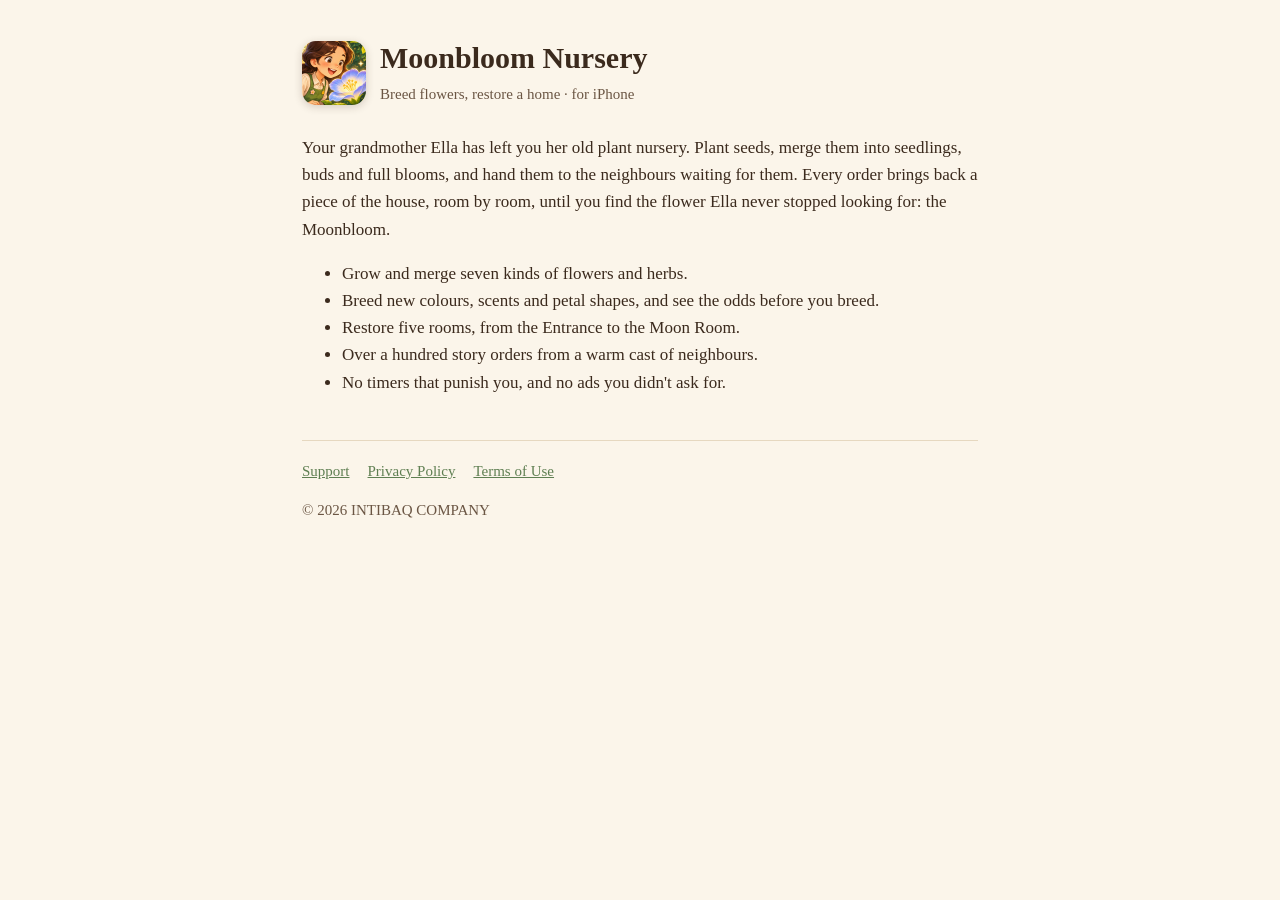
<file: index.html>
<!doctype html>
<html lang="en">
<head>
<meta charset="utf-8">
<meta name="viewport" content="width=device-width, initial-scale=1">
<title>Moonbloom Nursery</title>
<meta name="description" content="A cosy merge and flower-breeding game: restore your grandmother's old nursery, room by room.">
<link rel="stylesheet" href="style.css">
</head>
<body>
<main>
<header><img src="icon.png" alt="Moonbloom Nursery icon"><div><h1>Moonbloom Nursery</h1><div class="muted">Breed flowers, restore a home · for iPhone</div></div></header>

<p>Your grandmother Ella has left you her old plant nursery. Plant seeds, merge them into seedlings, buds and full blooms, and hand them to the neighbours waiting for them. Every order brings back a piece of the house, room by room, until you find the flower Ella never stopped looking for: the Moonbloom.</p>

<ul>
<li>Grow and merge seven kinds of flowers and herbs.</li>
<li>Breed new colours, scents and petal shapes, and see the odds before you breed.</li>
<li>Restore five rooms, from the Entrance to the Moon Room.</li>
<li>Over a hundred story orders from a warm cast of neighbours.</li>
<li>No timers that punish you, and no ads you didn't ask for.</li>
</ul>

<nav><a href="support.html">Support</a><a href="privacy.html">Privacy Policy</a><a href="terms.html">Terms of Use</a></nav>
<p class="muted">© 2026 INTIBAQ COMPANY</p>
</main>
</body>
</html>
</file>
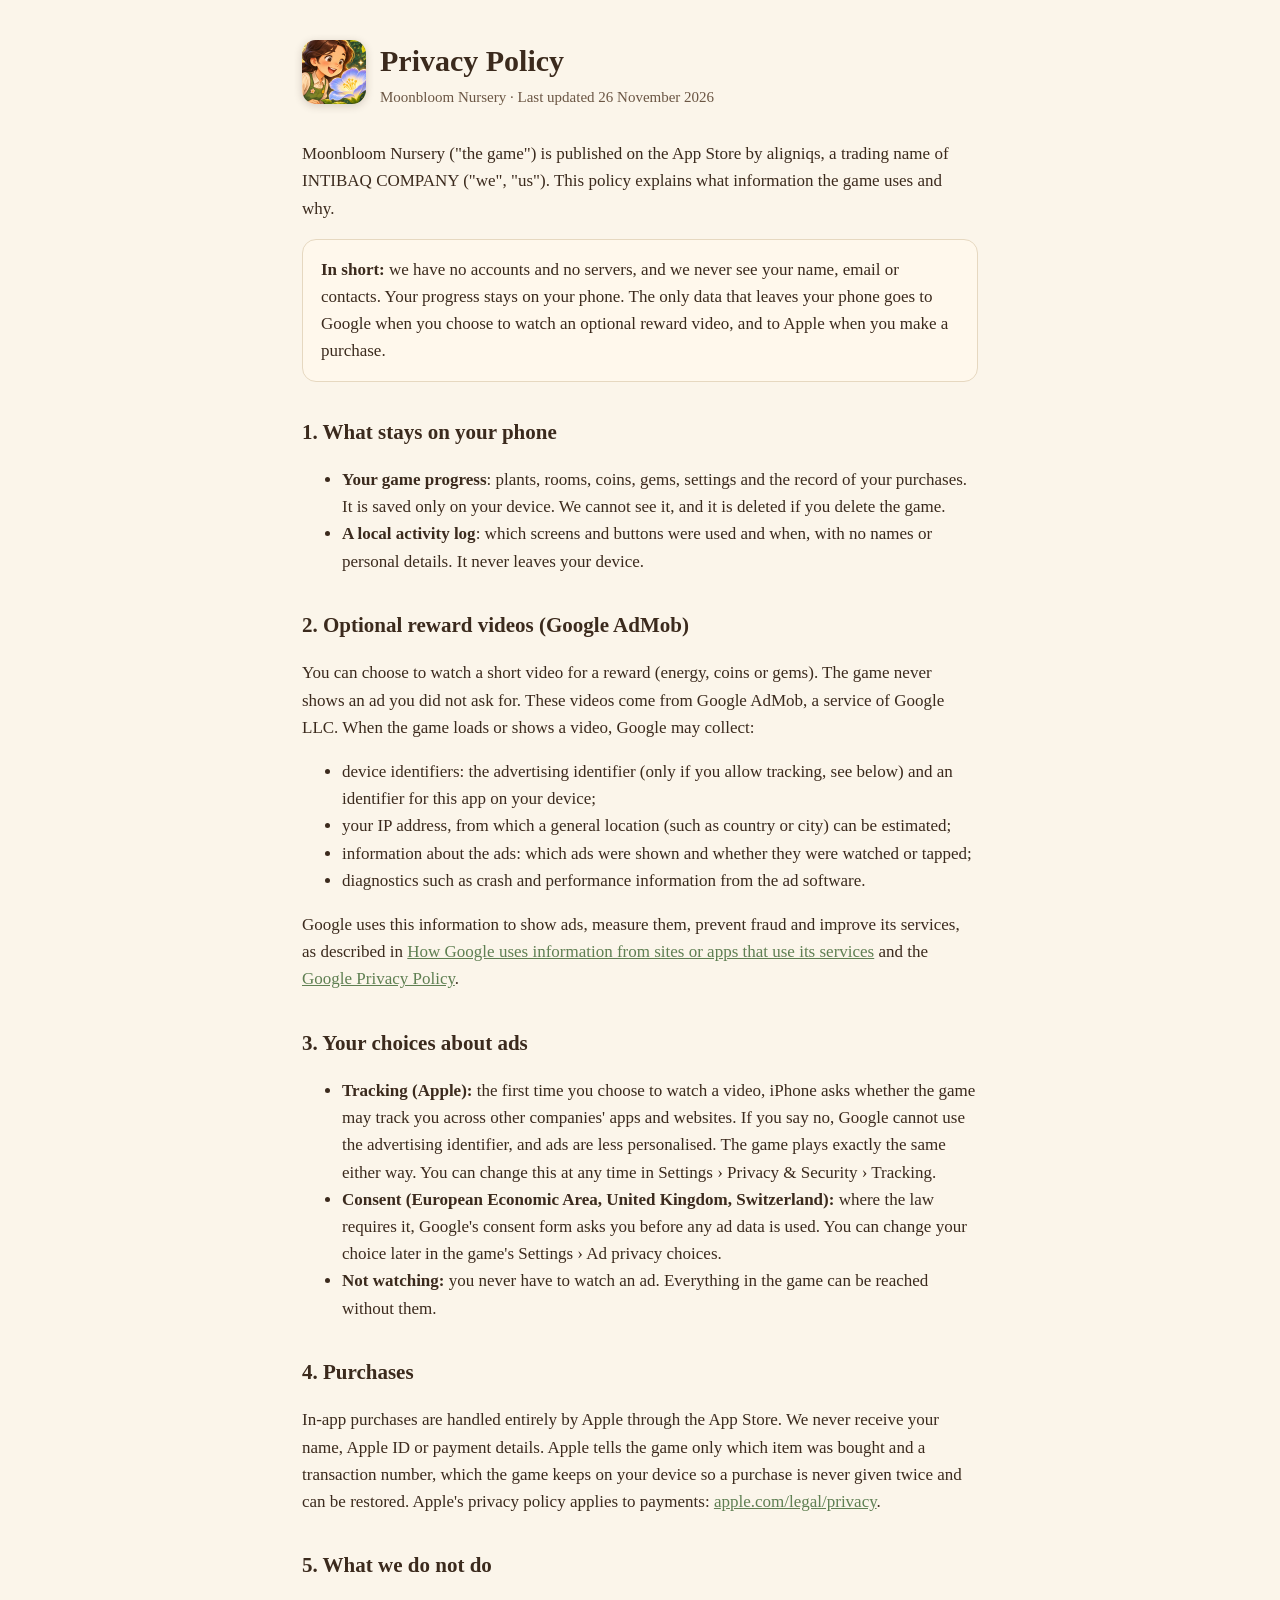
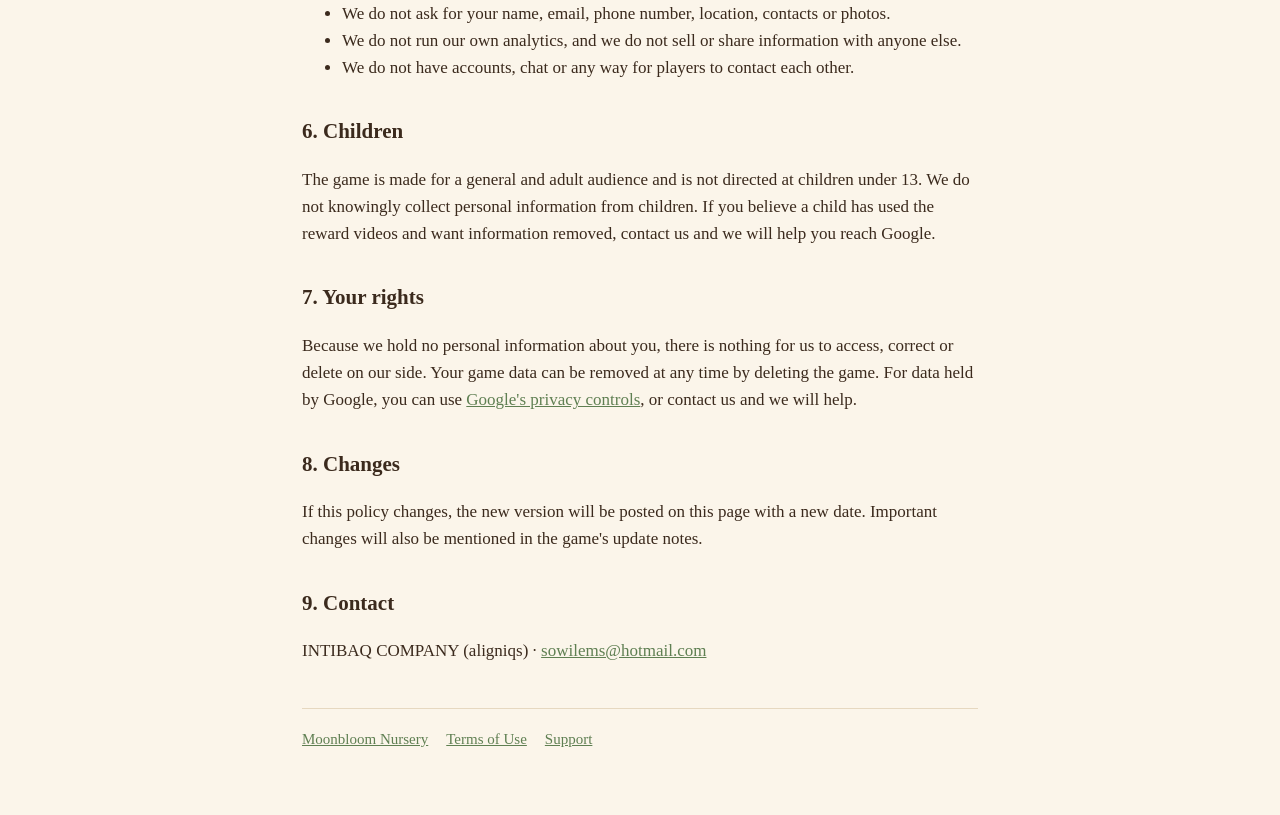
<file: privacy.html>
<!doctype html>
<html lang="en">
<head>
<meta charset="utf-8">
<meta name="viewport" content="width=device-width, initial-scale=1">
<title>Privacy Policy · Moonbloom Nursery</title>
<link rel="stylesheet" href="style.css">
</head>
<body>
<main>
<header><a href="index.html"><img src="icon.png" alt=""></a><div><h1>Privacy Policy</h1><div class="muted">Moonbloom Nursery · Last updated 26 November 2026</div></div></header>

<p>Moonbloom Nursery ("the game") is published on the App Store by aligniqs, a trading name of INTIBAQ COMPANY ("we", "us"). This policy explains what information the game uses and why.</p>

<div class="card"><strong>In short:</strong> we have no accounts and no servers, and we never see your name, email or contacts. Your progress stays on your phone. The only data that leaves your phone goes to Google when you choose to watch an optional reward video, and to Apple when you make a purchase.</div>

<h2>1. What stays on your phone</h2>
<ul>
<li><strong>Your game progress</strong>: plants, rooms, coins, gems, settings and the record of your purchases. It is saved only on your device. We cannot see it, and it is deleted if you delete the game.</li>
<li><strong>A local activity log</strong>: which screens and buttons were used and when, with no names or personal details. It never leaves your device.</li>
</ul>

<h2>2. Optional reward videos (Google AdMob)</h2>
<p>You can choose to watch a short video for a reward (energy, coins or gems). The game never shows an ad you did not ask for. These videos come from Google AdMob, a service of Google LLC. When the game loads or shows a video, Google may collect:</p>
<ul>
<li>device identifiers: the advertising identifier (only if you allow tracking, see below) and an identifier for this app on your device;</li>
<li>your IP address, from which a general location (such as country or city) can be estimated;</li>
<li>information about the ads: which ads were shown and whether they were watched or tapped;</li>
<li>diagnostics such as crash and performance information from the ad software.</li>
</ul>
<p>Google uses this information to show ads, measure them, prevent fraud and improve its services, as described in <a href="https://policies.google.com/technologies/partner-sites">How Google uses information from sites or apps that use its services</a> and the <a href="https://policies.google.com/privacy">Google Privacy Policy</a>.</p>

<h2>3. Your choices about ads</h2>
<ul>
<li><strong>Tracking (Apple):</strong> the first time you choose to watch a video, iPhone asks whether the game may track you across other companies' apps and websites. If you say no, Google cannot use the advertising identifier, and ads are less personalised. The game plays exactly the same either way. You can change this at any time in Settings › Privacy &amp; Security › Tracking.</li>
<li><strong>Consent (European Economic Area, United Kingdom, Switzerland):</strong> where the law requires it, Google's consent form asks you before any ad data is used. You can change your choice later in the game's Settings › Ad privacy choices.</li>
<li><strong>Not watching:</strong> you never have to watch an ad. Everything in the game can be reached without them.</li>
</ul>

<h2>4. Purchases</h2>
<p>In-app purchases are handled entirely by Apple through the App Store. We never receive your name, Apple ID or payment details. Apple tells the game only which item was bought and a transaction number, which the game keeps on your device so a purchase is never given twice and can be restored. Apple's privacy policy applies to payments: <a href="https://www.apple.com/legal/privacy/">apple.com/legal/privacy</a>.</p>

<h2>5. What we do not do</h2>
<ul>
<li>We do not ask for your name, email, phone number, location, contacts or photos.</li>
<li>We do not run our own analytics, and we do not sell or share information with anyone else.</li>
<li>We do not have accounts, chat or any way for players to contact each other.</li>
</ul>

<h2>6. Children</h2>
<p>The game is made for a general and adult audience and is not directed at children under 13. We do not knowingly collect personal information from children. If you believe a child has used the reward videos and want information removed, contact us and we will help you reach Google.</p>

<h2>7. Your rights</h2>
<p>Because we hold no personal information about you, there is nothing for us to access, correct or delete on our side. Your game data can be removed at any time by deleting the game. For data held by Google, you can use <a href="https://myaccount.google.com/data-and-privacy">Google's privacy controls</a>, or contact us and we will help.</p>

<h2>8. Changes</h2>
<p>If this policy changes, the new version will be posted on this page with a new date. Important changes will also be mentioned in the game's update notes.</p>

<h2>9. Contact</h2>
<p>INTIBAQ COMPANY (aligniqs) · <a href="mailto:sowilems@hotmail.com">sowilems@hotmail.com</a></p>

<nav><a href="index.html">Moonbloom Nursery</a><a href="terms.html">Terms of Use</a><a href="support.html">Support</a></nav>
</main>
</body>
</html>
</file>
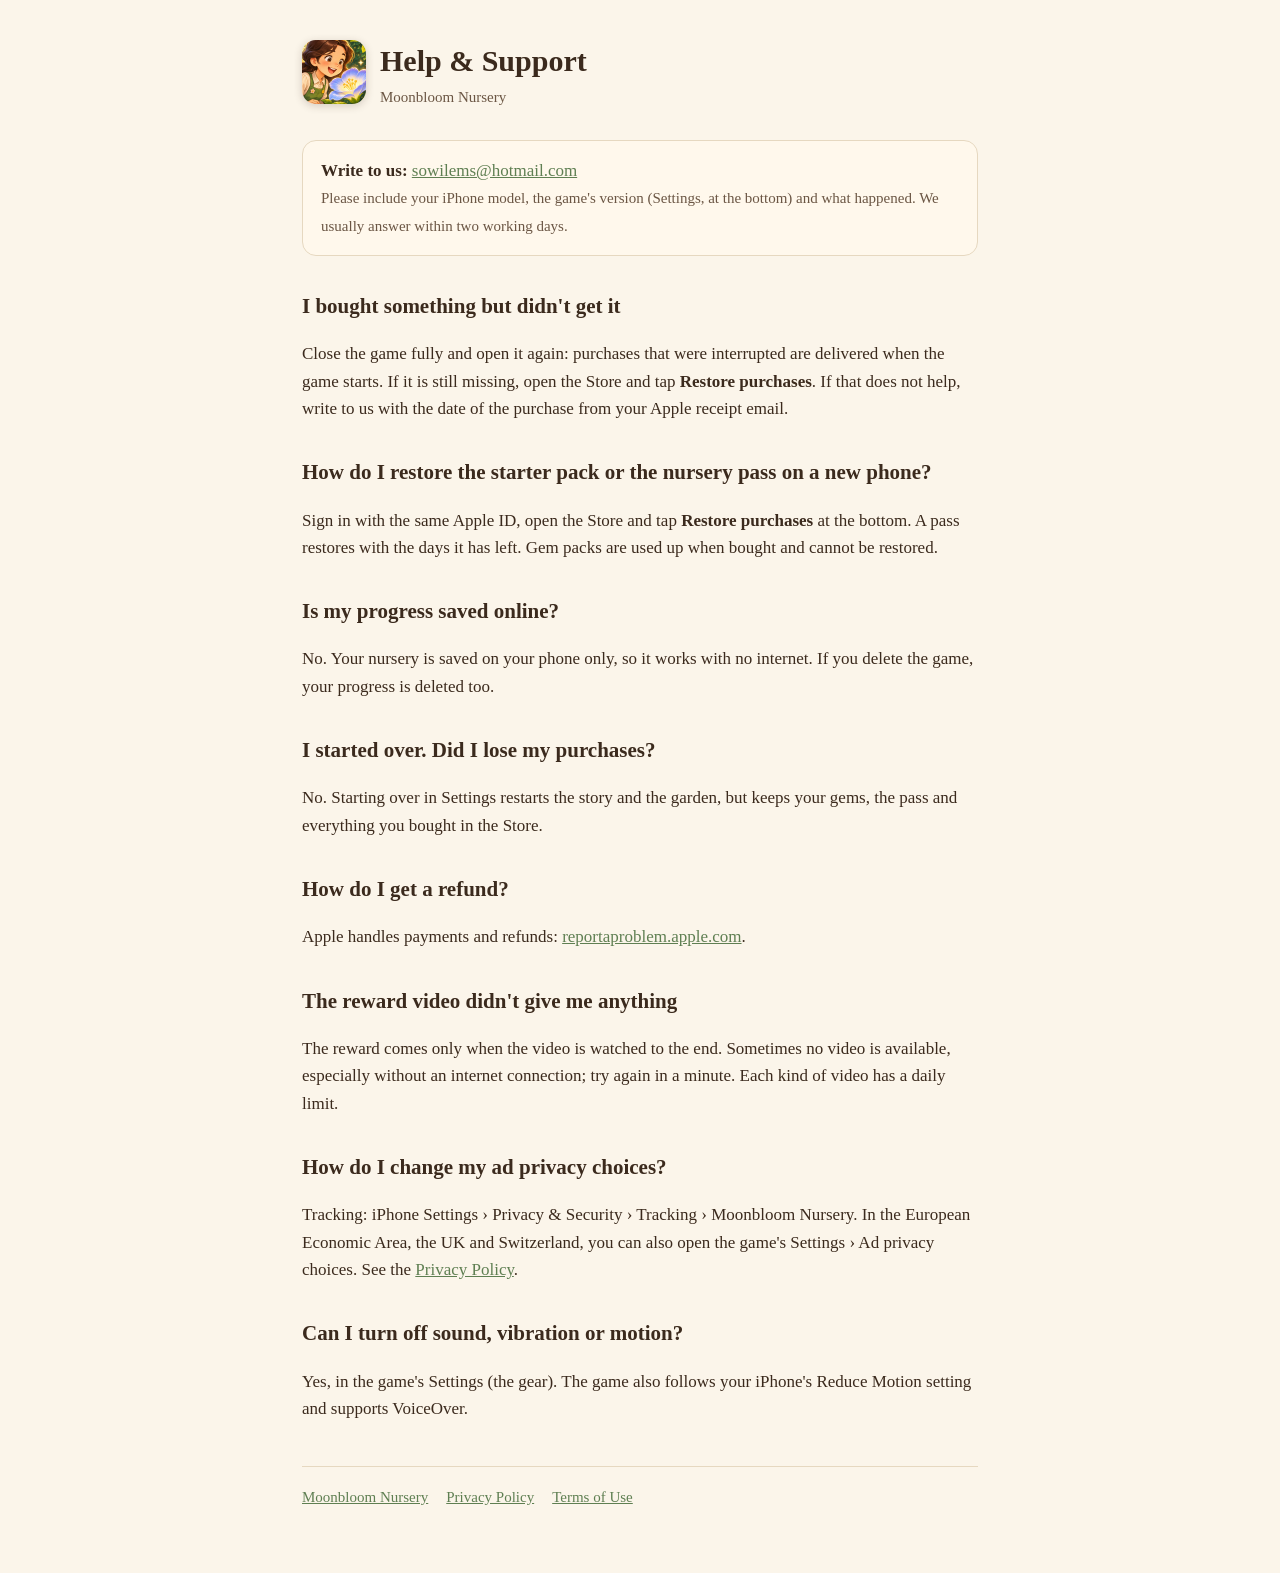
<file: support.html>
<!doctype html>
<html lang="en">
<head>
<meta charset="utf-8">
<meta name="viewport" content="width=device-width, initial-scale=1">
<title>Support · Moonbloom Nursery</title>
<link rel="stylesheet" href="style.css">
</head>
<body>
<main>
<header><a href="index.html"><img src="icon.png" alt=""></a><div><h1>Help &amp; Support</h1><div class="muted">Moonbloom Nursery</div></div></header>

<div class="card"><strong>Write to us:</strong> <a href="mailto:sowilems@hotmail.com?subject=Moonbloom%20Nursery%20support">sowilems@hotmail.com</a><br><span class="muted">Please include your iPhone model, the game's version (Settings, at the bottom) and what happened. We usually answer within two working days.</span></div>

<h2>I bought something but didn't get it</h2>
<p>Close the game fully and open it again: purchases that were interrupted are delivered when the game starts. If it is still missing, open the Store and tap <strong>Restore purchases</strong>. If that does not help, write to us with the date of the purchase from your Apple receipt email.</p>

<h2>How do I restore the starter pack or the nursery pass on a new phone?</h2>
<p>Sign in with the same Apple ID, open the Store and tap <strong>Restore purchases</strong> at the bottom. A pass restores with the days it has left. Gem packs are used up when bought and cannot be restored.</p>

<h2>Is my progress saved online?</h2>
<p>No. Your nursery is saved on your phone only, so it works with no internet. If you delete the game, your progress is deleted too.</p>

<h2>I started over. Did I lose my purchases?</h2>
<p>No. Starting over in Settings restarts the story and the garden, but keeps your gems, the pass and everything you bought in the Store.</p>

<h2>How do I get a refund?</h2>
<p>Apple handles payments and refunds: <a href="https://reportaproblem.apple.com">reportaproblem.apple.com</a>.</p>

<h2>The reward video didn't give me anything</h2>
<p>The reward comes only when the video is watched to the end. Sometimes no video is available, especially without an internet connection; try again in a minute. Each kind of video has a daily limit.</p>

<h2>How do I change my ad privacy choices?</h2>
<p>Tracking: iPhone Settings › Privacy &amp; Security › Tracking › Moonbloom Nursery. In the European Economic Area, the UK and Switzerland, you can also open the game's Settings › Ad privacy choices. See the <a href="privacy.html">Privacy Policy</a>.</p>

<h2>Can I turn off sound, vibration or motion?</h2>
<p>Yes, in the game's Settings (the gear). The game also follows your iPhone's Reduce Motion setting and supports VoiceOver.</p>

<nav><a href="index.html">Moonbloom Nursery</a><a href="privacy.html">Privacy Policy</a><a href="terms.html">Terms of Use</a></nav>
</main>
</body>
</html>
</file>
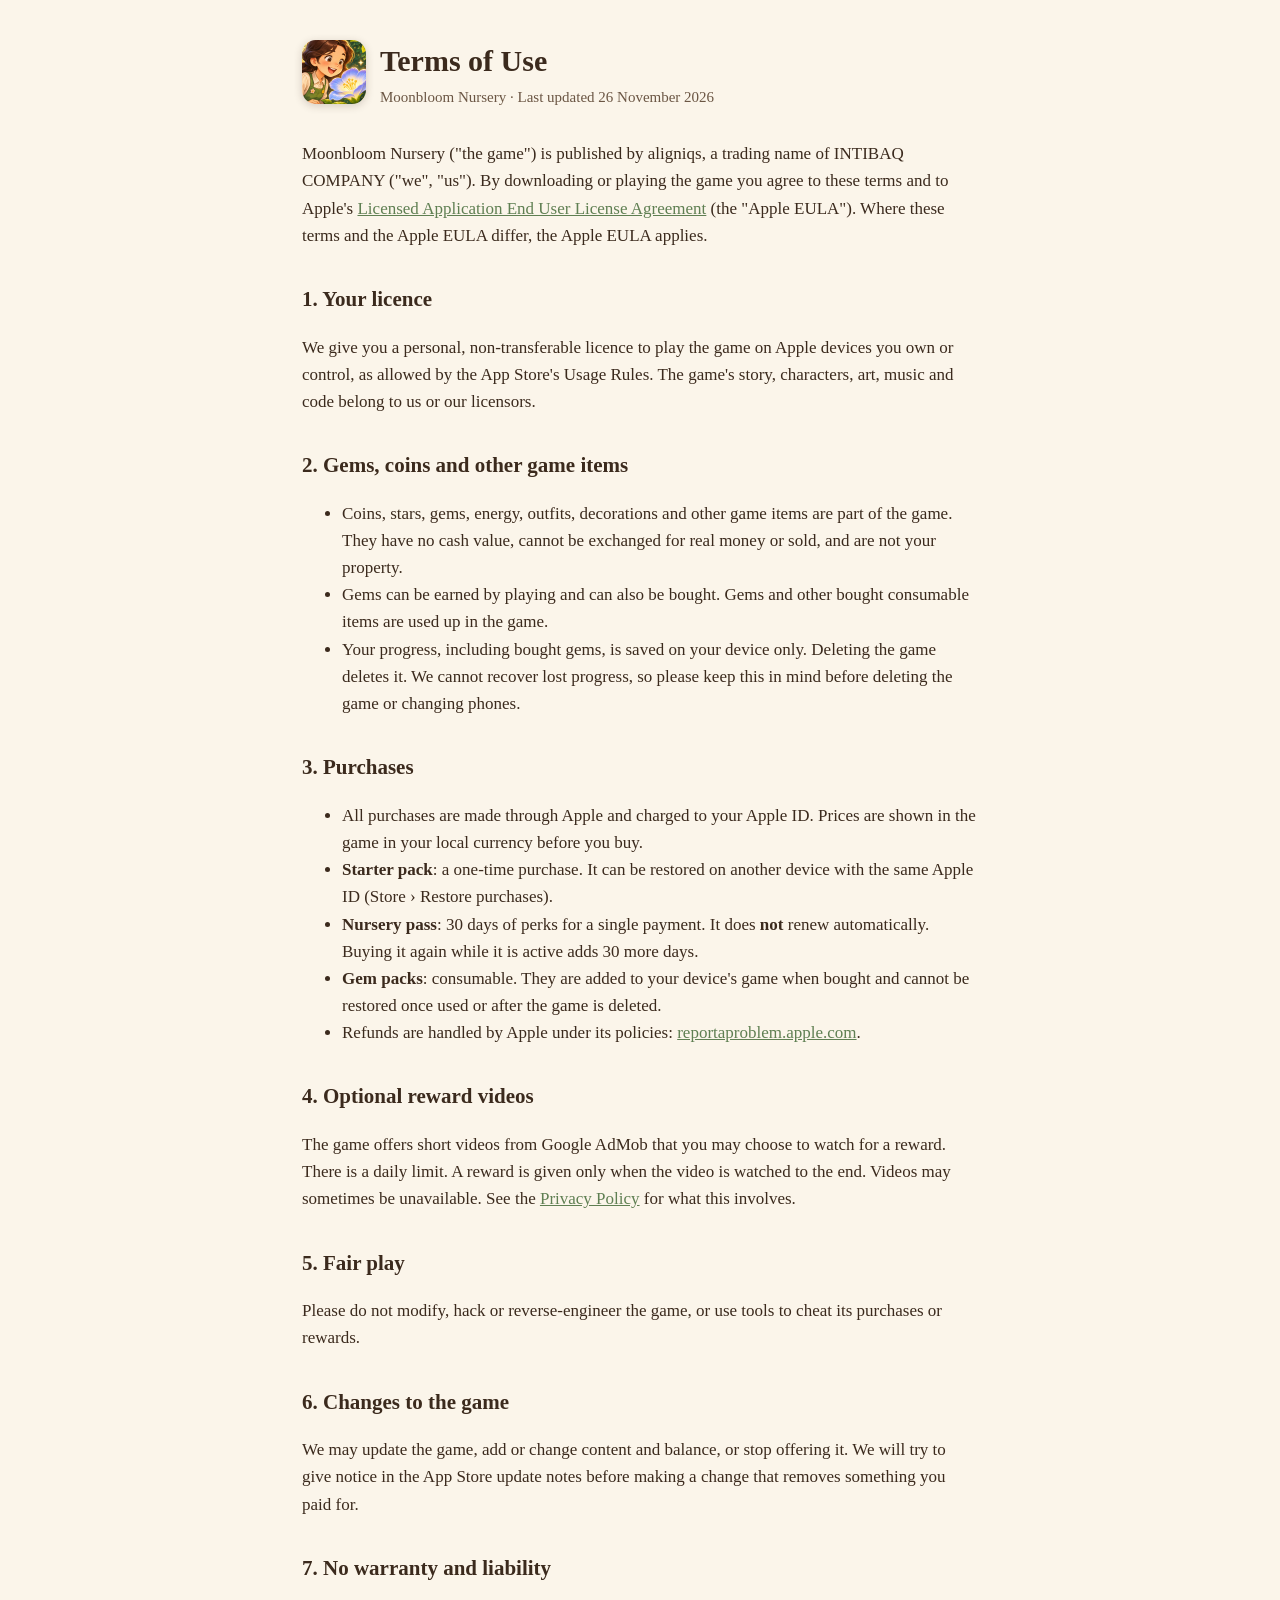
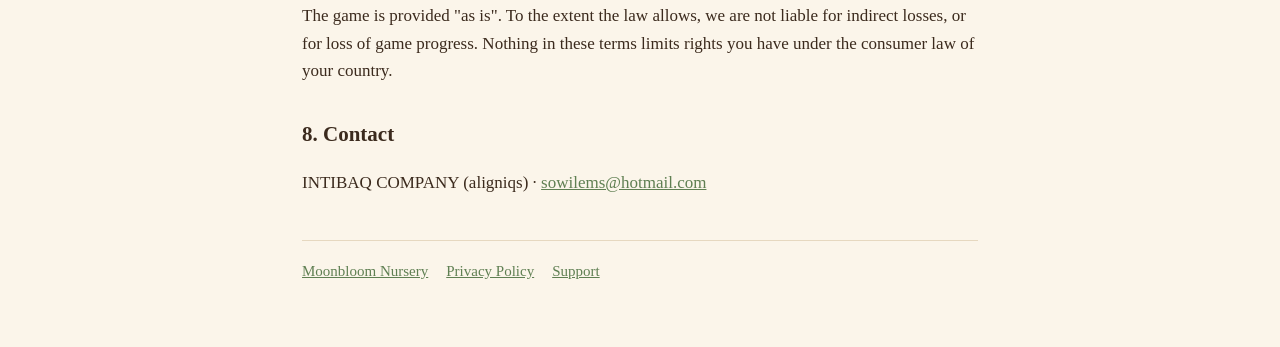
<file: terms.html>
<!doctype html>
<html lang="en">
<head>
<meta charset="utf-8">
<meta name="viewport" content="width=device-width, initial-scale=1">
<title>Terms of Use · Moonbloom Nursery</title>
<link rel="stylesheet" href="style.css">
</head>
<body>
<main>
<header><a href="index.html"><img src="icon.png" alt=""></a><div><h1>Terms of Use</h1><div class="muted">Moonbloom Nursery · Last updated 26 November 2026</div></div></header>

<p>Moonbloom Nursery ("the game") is published by aligniqs, a trading name of INTIBAQ COMPANY ("we", "us"). By downloading or playing the game you agree to these terms and to Apple's <a href="https://www.apple.com/legal/internet-services/itunes/dev/stdeula/">Licensed Application End User License Agreement</a> (the "Apple EULA"). Where these terms and the Apple EULA differ, the Apple EULA applies.</p>

<h2>1. Your licence</h2>
<p>We give you a personal, non-transferable licence to play the game on Apple devices you own or control, as allowed by the App Store's Usage Rules. The game's story, characters, art, music and code belong to us or our licensors.</p>

<h2>2. Gems, coins and other game items</h2>
<ul>
<li>Coins, stars, gems, energy, outfits, decorations and other game items are part of the game. They have no cash value, cannot be exchanged for real money or sold, and are not your property.</li>
<li>Gems can be earned by playing and can also be bought. Gems and other bought consumable items are used up in the game.</li>
<li>Your progress, including bought gems, is saved on your device only. Deleting the game deletes it. We cannot recover lost progress, so please keep this in mind before deleting the game or changing phones.</li>
</ul>

<h2>3. Purchases</h2>
<ul>
<li>All purchases are made through Apple and charged to your Apple ID. Prices are shown in the game in your local currency before you buy.</li>
<li><strong>Starter pack</strong>: a one-time purchase. It can be restored on another device with the same Apple ID (Store › Restore purchases).</li>
<li><strong>Nursery pass</strong>: 30 days of perks for a single payment. It does <strong>not</strong> renew automatically. Buying it again while it is active adds 30 more days.</li>
<li><strong>Gem packs</strong>: consumable. They are added to your device's game when bought and cannot be restored once used or after the game is deleted.</li>
<li>Refunds are handled by Apple under its policies: <a href="https://reportaproblem.apple.com">reportaproblem.apple.com</a>.</li>
</ul>

<h2>4. Optional reward videos</h2>
<p>The game offers short videos from Google AdMob that you may choose to watch for a reward. There is a daily limit. A reward is given only when the video is watched to the end. Videos may sometimes be unavailable. See the <a href="privacy.html">Privacy Policy</a> for what this involves.</p>

<h2>5. Fair play</h2>
<p>Please do not modify, hack or reverse-engineer the game, or use tools to cheat its purchases or rewards.</p>

<h2>6. Changes to the game</h2>
<p>We may update the game, add or change content and balance, or stop offering it. We will try to give notice in the App Store update notes before making a change that removes something you paid for.</p>

<h2>7. No warranty and liability</h2>
<p>The game is provided "as is". To the extent the law allows, we are not liable for indirect losses, or for loss of game progress. Nothing in these terms limits rights you have under the consumer law of your country.</p>

<h2>8. Contact</h2>
<p>INTIBAQ COMPANY (aligniqs) · <a href="mailto:sowilems@hotmail.com">sowilems@hotmail.com</a></p>

<nav><a href="index.html">Moonbloom Nursery</a><a href="privacy.html">Privacy Policy</a><a href="support.html">Support</a></nav>
</main>
</body>
</html>
</file>
<file: style.css>
:root { --ink:#3b2a1d; --soft:#6b5644; --paper:#fbf5ea; --leaf:#5f7f52; --line:#e6d8c0; }
* { box-sizing: border-box; }
body { margin:0; background:var(--paper); color:var(--ink); font:17px/1.6 -apple-system, BlinkMacSystemFont, "Segoe UI", Georgia, serif; }
main { max-width: 720px; margin: 0 auto; padding: 40px 22px 64px; }
header { display:flex; align-items:center; gap:14px; margin-bottom: 28px; }
header img { width:64px; height:64px; border-radius:14px; box-shadow:0 2px 8px rgba(59,42,29,.2); }
header a { color:inherit; text-decoration:none; }
h1 { font-size: 30px; line-height:1.2; margin: 0 0 6px; }
h2 { font-size: 21px; margin: 34px 0 8px; }
p, li { color: var(--ink); }
.muted { color: var(--soft); font-size: 15px; }
a { color: var(--leaf); }
nav { margin-top: 44px; padding-top: 18px; border-top: 1px solid var(--line); font-size: 15px; display:flex; flex-wrap:wrap; gap:18px; }
table { border-collapse: collapse; width:100%; font-size:15px; margin: 10px 0; }
th, td { text-align:left; border-bottom:1px solid var(--line); padding:8px 6px; vertical-align:top; }
.card { background:#fff8ec; border:1px solid var(--line); border-radius:14px; padding:16px 18px; margin:14px 0; }
</file>
